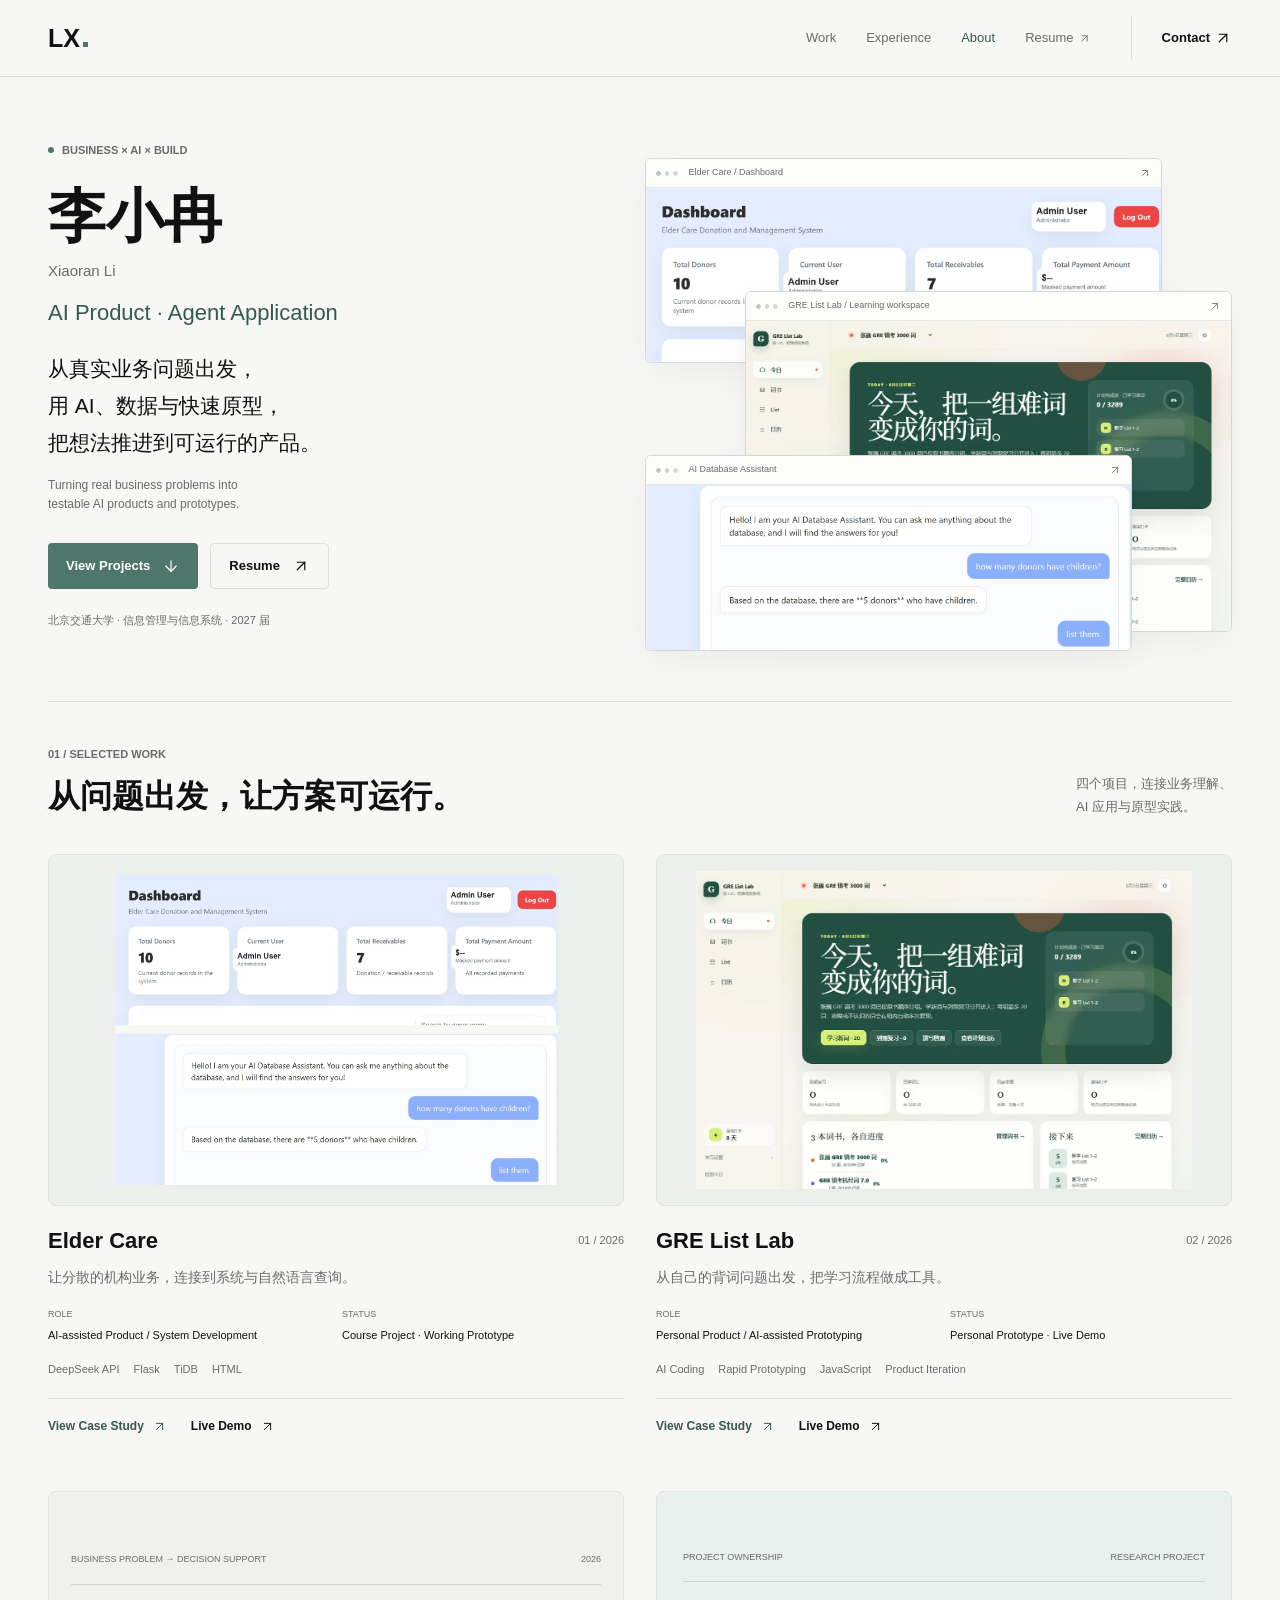
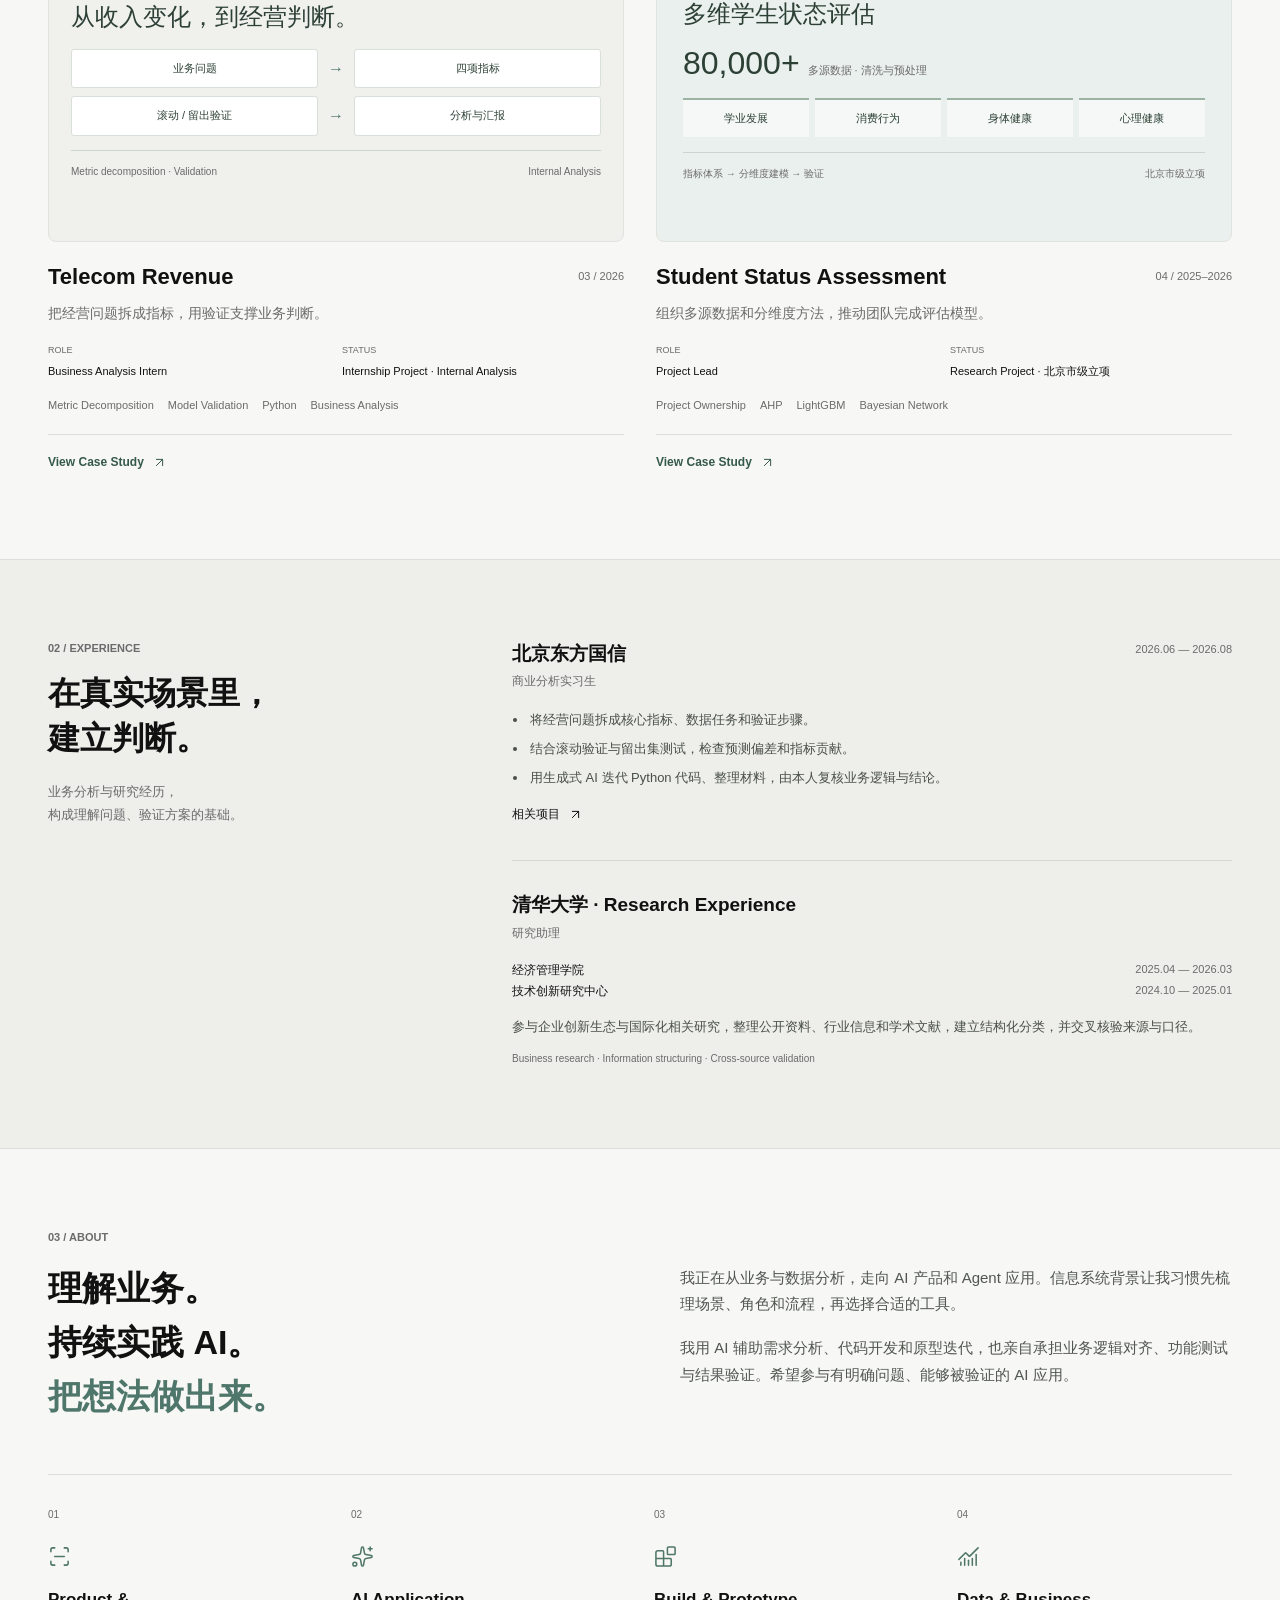
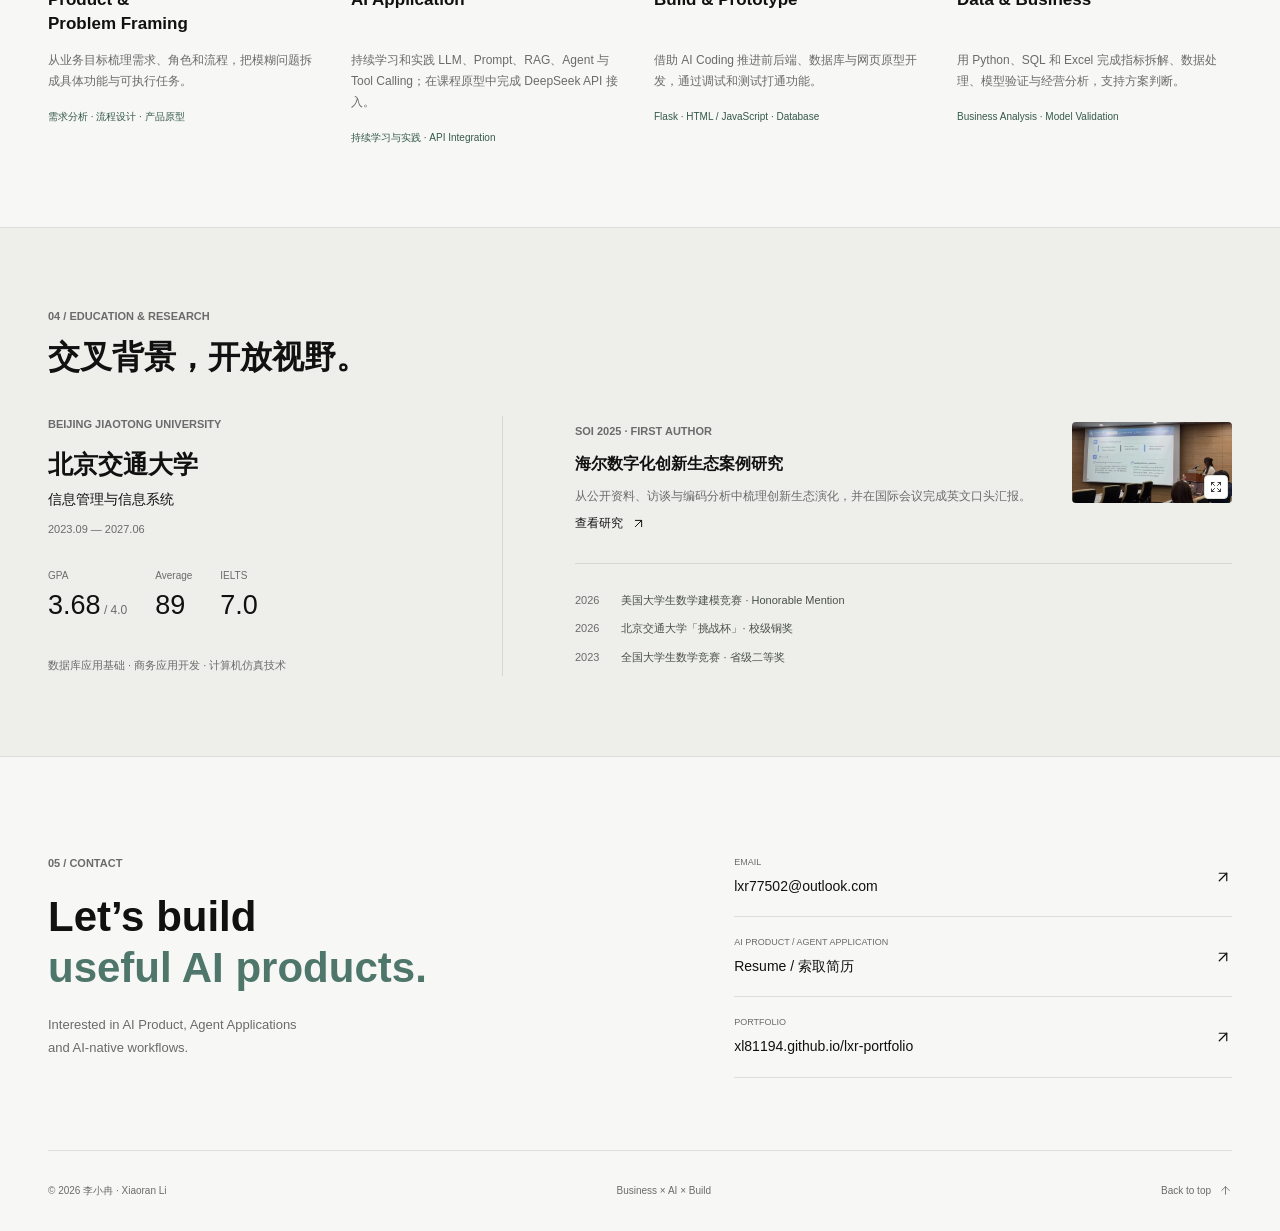
<file: index.html>
<!doctype html>
<html lang="zh-CN">
<head>
  <meta charset="utf-8">
  <meta name="viewport" content="width=device-width, initial-scale=1">
  <meta name="theme-color" content="#F7F7F5">
  <title>李小冉 | AI Product &amp; Agent Application</title>
  <meta name="description" content="AI Product / Agent Application portfolio of Xiaoran Li, focused on turning business problems into working AI prototypes.">
  <link rel="canonical" href="https://xl81194.github.io/lxr-portfolio/">
  <meta property="og:type" content="website">
  <meta property="og:locale" content="zh_CN">
  <meta property="og:title" content="李小冉 | AI Product &amp; Agent Application">
  <meta property="og:description" content="从真实业务问题出发，用 AI、数据与快速原型，把想法推进到可运行的产品。">
  <meta property="og:url" content="https://xl81194.github.io/lxr-portfolio/">
  <meta property="og:image" content="https://xl81194.github.io/lxr-portfolio/assets/images/og-portfolio.png">
  <meta property="og:image:width" content="1200">
  <meta property="og:image:height" content="630">
  <meta name="twitter:card" content="summary_large_image">
  <link rel="icon" href="./assets/favicon.svg" type="image/svg+xml">
  <link rel="icon" href="./assets/favicon.png" type="image/png">
  <link rel="apple-touch-icon" href="./assets/apple-touch-icon.png">
  <link rel="stylesheet" href="./styles.css">
  <script defer src="./assets/icons.js"></script>
  <script defer src="./projects.js"></script>
  <script defer src="./app.js"></script>
</head>
<body>
  <a class="skip-link" href="#main">跳至内容</a>
  <header class="site-header">
    <div class="header-inner container">
      <a class="brand" href="#profile" aria-label="李小冉，回到首页">LX<span class="brand-dot"></span></a>
      <nav id="navigation" class="navigation" aria-label="主导航">
        <a href="#projects">Work</a>
        <a href="#experience">Experience</a>
        <a href="#about">About</a>
        <a href="#resume" data-resume>Resume <i data-icon="arrow-up-right"></i></a>
      </nav>
      <a class="header-contact" href="#contact">Contact <i data-icon="arrow-up-right"></i></a>
      <button class="icon-button menu-button" type="button" aria-label="打开导航" aria-controls="navigation" aria-expanded="false" title="导航菜单"><i data-icon="menu"></i></button>
    </div>
  </header>

  <main id="main">
    <section id="profile" class="hero container" aria-labelledby="hero-name">
      <div class="hero-copy">
        <p class="eyebrow"><span class="status-dot"></span> BUSINESS × AI × BUILD</p>
        <h1 id="hero-name">李小冉<span>Xiaoran Li</span></h1>
        <p class="hero-direction">AI Product · Agent Application</p>
        <p class="hero-statement">从真实业务问题出发，<br class="desktop-break">用 AI、数据与快速原型，<br class="desktop-break">把想法推进到可运行的产品。</p>
        <p class="hero-english" lang="en">Turning real business problems into<br>testable AI products and prototypes.</p>
        <div class="hero-actions">
          <a class="button button-primary" href="#projects">View Projects <i data-icon="arrow-down"></i></a>
          <a class="button button-quiet" href="#resume" data-resume>Resume <i data-icon="arrow-up-right"></i></a>
        </div>
        <p class="hero-caption">北京交通大学 · 信息管理与信息系统 · 2027 届</p>
      </div>
      <div class="product-collage" aria-label="Elder Care 和 GRE List Lab 真实项目界面">
        <a class="collage-window collage-dashboard" href="#case/elder-care" aria-label="查看 Elder Care 案例">
          <span class="window-bar"><span class="window-dots" aria-hidden="true"></span><span>Elder Care / Dashboard</span><i data-icon="arrow-up-right"></i></span>
          <img src="./assets/images/elder-dashboard.webp" width="1500" height="508" alt="Elder Care 管理员 Dashboard，展示捐赠记录和汇总数据" fetchpriority="high">
        </a>
        <a class="collage-window collage-gre" href="#case/gre-list-lab" aria-label="查看 GRE List Lab 案例">
          <span class="window-bar"><span class="window-dots" aria-hidden="true"></span><span>GRE List Lab / Learning workspace</span><i data-icon="arrow-up-right"></i></span>
          <img src="./assets/images/gre-list-lab.webp" width="1200" height="767" alt="GRE List Lab 学习计划、到期复习和日历首页">
        </a>
        <a class="collage-window collage-assistant" href="#case/elder-care" aria-label="查看自然语言查询助手案例">
          <span class="window-bar"><span class="window-dots" aria-hidden="true"></span><span>AI Database Assistant</span><i data-icon="arrow-up-right"></i></span>
          <img src="./assets/images/elder-assistant.webp" width="1500" height="511" alt="真实 AI 数据库助手对话：查询有孩子的捐赠人数">
        </a>
        <p class="collage-note"><span class="status-dot"></span> REAL INTERFACES. WORKING PROTOTYPES.</p>
      </div>
    </section>

    <section id="projects" class="work-section section container" aria-labelledby="work-title">
      <div class="section-heading">
        <div><p class="eyebrow">01 / SELECTED WORK</p><h2 id="work-title">从问题出发，让方案可运行。</h2></div>
        <p class="section-aside">四个项目，连接业务理解、<br>AI 应用与原型实践。</p>
      </div>
      <div id="project-grid" class="project-grid"></div>
      <noscript><p>请开启 JavaScript 查看项目案例。你也可以直接访问 <a href="https://eldercaremanagement.onrender.com/">Elder Care</a> 和 <a href="https://xl81194.github.io/gre-list-lab/index.html">GRE List Lab</a>。</p></noscript>
    </section>

    <section id="experience" class="section section-band" aria-labelledby="experience-title">
      <div class="container section-columns">
        <div class="section-intro"><p class="eyebrow">02 / EXPERIENCE</p><h2 id="experience-title">在真实场景里，<br>建立判断。</h2><p>业务分析与研究经历，<br>构成理解问题、验证方案的基础。</p></div>
        <div class="experience-list">
          <article class="experience-item">
            <div class="experience-heading"><div><h3>北京东方国信</h3><p>商业分析实习生</p></div><span class="date">2026.06 — 2026.08</span></div>
            <ul class="experience-points"><li>将经营问题拆成核心指标、数据任务和验证步骤。</li><li>结合滚动验证与留出集测试，检查预测偏差和指标贡献。</li><li>用生成式 AI 迭代 Python 代码、整理材料，由本人复核业务逻辑与结论。</li></ul>
            <a class="text-link" href="#case/telecom-revenue">相关项目 <i data-icon="arrow-up-right"></i></a>
          </article>
          <article class="experience-item">
            <div class="experience-heading"><div><h3>清华大学 · Research Experience</h3><p>研究助理</p></div></div>
            <div class="research-appointments"><p><span>经济管理学院</span><span class="date">2025.04 — 2026.03</span></p><p><span>技术创新研究中心</span><span class="date">2024.10 — 2025.01</span></p></div>
            <p class="experience-description">参与企业创新生态与国际化相关研究，整理公开资料、行业信息和学术文献，建立结构化分类，并交叉核验来源与口径。</p>
            <span class="experience-footnote">Business research · Information structuring · Cross-source validation</span>
          </article>
        </div>
      </div>
    </section>

    <section id="about" class="section container" aria-labelledby="about-title">
      <div class="about-intro"><div><p class="eyebrow">03 / ABOUT</p><h2 id="about-title">理解业务。<br>持续实践 AI。<br><span>把想法做出来。</span></h2></div><div class="about-copy"><p>我正在从业务与数据分析，走向 AI 产品和 Agent 应用。信息系统背景让我习惯先梳理场景、角色和流程，再选择合适的工具。</p><p>我用 AI 辅助需求分析、代码开发和原型迭代，也亲自承担业务逻辑对齐、功能测试与结果验证。希望参与有明确问题、能够被验证的 AI 应用。</p></div></div>
      <div class="capabilities">
        <article class="capability"><span class="capability-number">01</span><i data-icon="scan-line"></i><h3>Product &amp;<br>Problem Framing</h3><p>从业务目标梳理需求、角色和流程，把模糊问题拆成具体功能与可执行任务。</p><span class="capability-notes">需求分析 · 流程设计 · 产品原型</span></article>
        <article class="capability"><span class="capability-number">02</span><i data-icon="sparkles"></i><h3>AI Application</h3><p>持续学习和实践 LLM、Prompt、RAG、Agent 与 Tool Calling；在课程原型中完成 DeepSeek API 接入。</p><span class="capability-notes">持续学习与实践 · API Integration</span></article>
        <article class="capability"><span class="capability-number">03</span><i data-icon="blocks"></i><h3>Build &amp; Prototype</h3><p>借助 AI Coding 推进前后端、数据库与网页原型开发，通过调试和测试打通功能。</p><span class="capability-notes">Flask · HTML / JavaScript · Database</span></article>
        <article class="capability"><span class="capability-number">04</span><i data-icon="chart-no-axes-combined"></i><h3>Data &amp; Business</h3><p>用 Python、SQL 和 Excel 完成指标拆解、数据处理、模型验证与经营分析，支持方案判断。</p><span class="capability-notes">Business Analysis · Model Validation</span></article>
      </div>
    </section>

    <section id="education" class="section section-band" aria-labelledby="education-title">
      <div class="container">
        <div class="section-heading"><div><p class="eyebrow">04 / EDUCATION &amp; RESEARCH</p><h2 id="education-title">交叉背景，开放视野。</h2></div></div>
        <div class="education-layout">
          <article class="education-summary"><p class="eyebrow">BEIJING JIAOTONG UNIVERSITY</p><h3>北京交通大学</h3><p class="degree">信息管理与信息系统</p><p class="date">2023.09 — 2027.06</p><dl class="education-stats"><div><dt>GPA</dt><dd>3.68<span> / 4.0</span></dd></div><div><dt>Average</dt><dd>89</dd></div><div><dt>IELTS</dt><dd>7.0</dd></div></dl><p class="course-list">数据库应用基础 · 商务应用开发 · 计算机仿真技术</p></article>
          <div class="research-summary">
            <article class="research-feature"><div><span class="eyebrow">SOI 2025 · FIRST AUTHOR</span><h3>海尔数字化创新生态案例研究</h3><p>从公开资料、访谈与编码分析中梳理创新生态演化，并在国际会议完成英文口头汇报。</p><a class="text-link" href="#case/haier-research">查看研究 <i data-icon="arrow-up-right"></i></a></div><button class="research-image" data-image="./assets/images/soi-presentation.webp" data-caption="SOI 2025 国际会议英文汇报现场" type="button" aria-label="放大 SOI 2025 汇报照片" title="放大汇报照片"><img src="./assets/images/soi-presentation.webp" width="1000" height="503" alt="SOI 2025 国际会议英文汇报现场" loading="lazy"><span class="image-expand"><i data-icon="expand"></i></span></button></article>
            <div class="award-list"><p><span>2026</span><span>美国大学生数学建模竞赛 · Honorable Mention</span></p><p><span>2026</span><span>北京交通大学「挑战杯」· 校级铜奖</span></p><p><span>2023</span><span>全国大学生数学竞赛 · 省级二等奖</span></p></div>
          </div>
        </div>
      </div>
    </section>

    <section id="contact" class="contact-section container" aria-labelledby="contact-title">
      <div><p class="eyebrow">05 / CONTACT</p><h2 id="contact-title" lang="en">Let’s build<br><span>useful AI products.</span></h2><p>Interested in AI Product, Agent Applications<br>and AI-native workflows.</p></div>
      <div class="contact-links"><a href="mailto:lxr77502@outlook.com"><span><small>EMAIL</small>lxr77502@outlook.com</span><i data-icon="arrow-up-right"></i></a><a href="#resume" data-resume><span><small>AI PRODUCT / AGENT APPLICATION</small>Resume / 索取简历</span><i data-icon="arrow-up-right"></i></a><a href="https://xl81194.github.io/lxr-portfolio/"><span><small>PORTFOLIO</small>xl81194.github.io/lxr-portfolio</span><i data-icon="arrow-up-right"></i></a></div>
    </section>
  </main>
  <footer class="footer container"><span>© 2026 李小冉 · Xiaoran Li</span><span>Business × AI × Build</span><a href="#profile">Back to top <i data-icon="arrow-up"></i></a></footer>

  <dialog id="case-dialog" class="case-dialog" aria-labelledby="case-title"><div class="dialog-toolbar"><span>CASE STUDY</span><button class="icon-button" data-close-case type="button" aria-label="关闭案例" title="关闭案例"><i data-icon="x"></i></button></div><div id="case-content"></div></dialog>
  <dialog id="image-dialog" class="image-dialog" aria-labelledby="image-caption"><div class="image-toolbar"><p id="image-caption"></p><button class="icon-button" data-close-image type="button" aria-label="关闭图片" title="关闭图片"><i data-icon="x"></i></button></div><div class="image-scroll"><img id="expanded-image" src="./assets/images/elder-assistant.webp" alt="项目截图"></div></dialog>
  <dialog id="resume-dialog" class="resume-dialog" aria-labelledby="resume-title"><div class="dialog-toolbar"><span>RESUME</span><button class="icon-button" data-close-resume type="button" aria-label="关闭简历窗口" title="关闭"><i data-icon="x"></i></button></div><div class="resume-content"><p class="eyebrow">AI PRODUCT · AGENT APPLICATION</p><h2 id="resume-title">获取我的简历</h2><p>请通过邮件获取我的 AI 产品方向简历。</p><a class="button button-primary" href="mailto:lxr77502@outlook.com?subject=获取李小冉的AI产品方向简历">邮件联系 <i data-icon="arrow-up-right"></i></a></div></dialog>
</body>
</html>
</file>
<file: styles.css>
:root {
  --bg: #f7f7f5;
  --paper: #fff;
  --ink: #111;
  --muted: #6b6b6b;
  --accent: #4f766a;
  --accent-deep: #35594d;
  --tint: #edf1ee;
  --line: #dddfd9;
  --font: -apple-system, BlinkMacSystemFont, "Segoe UI", "PingFang SC", "Microsoft YaHei", sans-serif;
}
* { box-sizing: border-box; letter-spacing: 0; }
html { scroll-behavior: smooth; scroll-padding-top: 90px; }
body { margin: 0; background: var(--bg); color: var(--ink); font: 16px/1.75 var(--font); -webkit-font-smoothing: antialiased; }
body.modal-open { overflow: hidden; }
button, a { -webkit-tap-highlight-color: transparent; touch-action: manipulation; }
button { font: inherit; color: inherit; cursor: pointer; border: 0; }
a { color: inherit; text-decoration: none; }
img { display: block; max-width: 100%; height: auto; }
h1, h2, h3, p, figure, dl, dd { margin: 0; }
h1, h2, h3 { font-weight: 600; text-wrap: balance; }
h2 { font-size: 32px; line-height: 1.4; }
h3 { font-size: 21px; line-height: 1.5; }
p { overflow-wrap: anywhere; }
svg.icon { width: 18px; height: 18px; flex-shrink: 0; vertical-align: middle; }
a:focus-visible, button:focus-visible { outline: 2px solid var(--accent); outline-offset: 5px; }
::selection { background: #d6e4db; }
.container { width: min(1200px, calc(100% - 96px)); margin-inline: auto; }
.skip-link { position: fixed; z-index: 100; top: 8px; left: 8px; padding: 8px 16px; background: var(--ink); color: white; transform: translateY(-150%); }
.skip-link:focus { transform: none; }
.eyebrow { font-size: 11px; line-height: 1.6; font-weight: 600; color: var(--muted); }
.site-header { position: sticky; top: 0; z-index: 20; background: var(--bg); border-bottom: 1px solid var(--line); }
.header-inner { height: 76px; display: flex; align-items: center; gap: 40px; }
.brand { display: inline-flex; align-items: baseline; font-size: 25px; line-height: 1; font-weight: 750; }
.brand-dot { width: 5px; height: 5px; background: var(--accent); display: inline-block; margin-left: 3px; }
.navigation { display: flex; gap: 30px; margin-left: auto; align-items: center; }
.navigation a, .header-contact { font-size: 13px; display: inline-flex; align-items: center; gap: 4px; min-height: 44px; transition: color .15s; }
.navigation a { color: var(--muted); }
.navigation a:hover, .navigation a.is-active { color: var(--accent-deep); }
.navigation a .icon { width: 13px; height: 13px; }
.header-contact { font-weight: 600; border-left: 1px solid var(--line); padding-left: 30px; }
.icon-button { height: 44px; width: 44px; display: inline-flex; align-items: center; justify-content: center; background: transparent; border-radius: 4px; }
.icon-button:hover { background: var(--tint); }
.menu-button { display: none; }

.hero { display: grid; grid-template-columns: 1fr 1.06fr; gap: 44px; align-items: center; padding-top: 64px; padding-bottom: 70px; min-height: 610px; }
.hero .eyebrow { display: flex; align-items: center; gap: 8px; }
.status-dot { display: inline-block; width: 6px; height: 6px; background: var(--accent); border-radius: 50%; flex-shrink: 0; }
.hero h1 { font-size: 58px; line-height: 1.2; margin: 22px 0 14px; }
.hero h1 span { display: block; font-size: 15px; line-height: 1.5; font-weight: 400; color: var(--muted); margin-top: 9px; }
.hero-direction { font-size: 22px; line-height: 1.5; font-weight: 500; color: var(--accent-deep); margin-bottom: 22px; }
.hero-statement { font-size: 21px; line-height: 1.75; }
.hero-english { font-size: 12px; color: var(--muted); line-height: 1.65; margin-top: 14px; }
.hero-actions { display: flex; align-items: center; gap: 12px; margin-top: 28px; }
.button { min-height: 46px; display: inline-flex; align-items: center; justify-content: center; gap: 12px; padding: 10px 18px; border-radius: 4px; font-size: 13px; font-weight: 550; transition: background .18s, color .18s; }
.button-primary { background: var(--accent); color: #fff; }
.button-primary:hover { background: var(--accent-deep); }
.button-quiet { border: 1px solid var(--line); background: transparent; }
.button-quiet:hover { background: var(--paper); }
.hero-caption { font-size: 11px; color: var(--muted); margin-top: 22px; }
.product-collage { position: relative; height: 490px; min-width: 0; }
.collage-window { display: block; position: absolute; background: #fff; border: 1px solid #d5d9d5; border-radius: 6px; box-shadow: 0 12px 35px #17291c0b; overflow: hidden; transition: transform .2s, box-shadow .2s; }
.collage-window:hover { transform: translateY(-4px); box-shadow: 0 14px 40px #17291c16; z-index: 4; }
.window-bar { height: 29px; display: flex; align-items: center; gap: 10px; padding: 0 10px; font-size: 9px; color: var(--muted); background: #fcfcfb; border-bottom: 1px solid #e6e8e4; white-space: nowrap; }
.window-bar .icon { width: 12px; height: 12px; margin-left: auto; }
.window-dots { display: inline-block; width: 22px; height: 5px; background: radial-gradient(circle at 2.5px 2.5px,#bcc5bf 2px,transparent 2.5px),radial-gradient(circle at 11px 2.5px,#d2d7d3 2px,transparent 2.5px),radial-gradient(circle at 19.5px 2.5px,#d2d7d3 2px,transparent 2.5px); flex-shrink: 0; }
.collage-dashboard { top: 17px; left: 0; width: 88%; z-index: 1; }
.collage-gre { top: 150px; right: 0; width: 83%; z-index: 2; }
.collage-assistant { top: 314px; left: 0; width: 83%; z-index: 3; }
.collage-window img { width: 100%; height: auto; }
.collage-note { position: absolute; bottom: 0; right: 0; font-size: 9px; color: var(--muted); display: flex; align-items: center; gap: 6px; }
.collage-note .status-dot { width: 4px; height: 4px; }

.section { padding-top: 80px; padding-bottom: 80px; }
.section-heading { display: flex; align-items: end; justify-content: space-between; gap: 24px; margin-bottom: 36px; }
.section-heading h2 { margin-top: 10px; }
.section-aside { font-size: 13px; color: var(--muted); line-height: 1.8; }
.work-section { border-top: 1px solid var(--line); padding-top: 44px; }
.project-grid { display: grid; grid-template-columns: repeat(2,minmax(0,1fr)); column-gap: 32px; row-gap: 48px; }
.work-card { min-width: 0; }
.work-media { display: flex; position: relative; align-items: center; justify-content: center; width: 100%; aspect-ratio: 1.64; background: #ecefec; border: 1px solid #e0e4df; border-radius: 8px; overflow: hidden; padding: 20px; transition: background .2s; }
.work-media:hover { background: #e5ece6; }
.work-media > img { width: 100%; height: 100%; object-fit: contain; transition: transform .25s; }
.work-media:hover > img { transform: scale(1.015); }
.work-media .image-expand { opacity: 0; }
.work-media:hover .image-expand, .work-media:focus-visible .image-expand { opacity: 1; }
.image-expand { position: absolute; right: 12px; bottom: 12px; width: 32px; height: 32px; border: 1px solid var(--line); background: white; display: flex; align-items: center; justify-content: center; border-radius: 4px; transition: opacity .2s; }
.image-expand .icon { width: 15px; height: 15px; }
.work-media--gre { padding: 16px; background: #ebeeea; }
.work-media--telecom { background: #f0f0ed; padding: 22px; }
.work-media--student { background: #eaf0ed; padding: 26px; }
.card-heading { display: flex; align-items: start; gap: 20px; justify-content: space-between; margin-top: 20px; }
.card-heading h3 { font-size: 22px; line-height: 1.35; }
.card-heading h3 a:hover { color: var(--accent); }
.card-year { font-size: 11px; color: var(--muted); padding-top: 5px; white-space: nowrap; }
.work-subtitle { color: var(--muted); font-size: 14px; line-height: 1.8; margin: 10px 0 16px; min-height: 26px; }
.work-facts { display: grid; grid-template-columns: 1fr 1fr; gap: 12px; font-size: 11px; line-height: 1.7; }
.work-facts dt { font-size: 9px; color: var(--muted); margin-bottom: 3px; }
.tags { display: flex; flex-wrap: wrap; gap: 6px 14px; color: var(--muted); font-size: 11px; margin-top: 16px; }
.card-links { display: flex; flex-wrap: wrap; gap: 24px; border-top: 1px solid var(--line); padding-top: 12px; margin-top: 18px; }
.text-link { display: inline-flex; align-items: center; gap: 8px; font-size: 12px; font-weight: 550; min-height: 32px; }
.text-link:hover { color: var(--accent-deep); }
.text-link .icon { width: 15px; height: 15px; }
.card-links .text-link:first-child { color: var(--accent-deep); }
.process-visual { width: 100%; color: #2d4036; }
.process-top { display: flex; justify-content: space-between; align-items: center; font-size: 9px; color: var(--muted); padding-bottom: 16px; border-bottom: 1px solid #ccd5ce; }
.process-visual h4 { font-size: 24px; line-height: 1.5; font-weight: 500; margin: 14px 0 12px; }
.process-steps { display: grid; grid-template-columns: 1fr 20px 1fr; align-items: center; gap: 8px; margin: 14px 0; }
.process-steps > span:not(.step-arrow) { padding: 9px 10px; background: #fff; border: 1px solid #d9dfd9; font-size: 11px; text-align: center; border-radius: 3px; }
.step-arrow { font-size: 16px; text-align: center; color: var(--accent); }
.process-bottom { display: flex; justify-content: space-between; gap: 12px; border-top: 1px solid #ccd5ce; padding-top: 12px; font-size: 10px; color: var(--muted); }
.student-dimensions { display: grid; grid-template-columns: repeat(4,1fr); gap: 6px; margin: 15px 0; }
.student-dimensions span { border-top: 2px solid #9cb3a4; background: #ffffff88; font-size: 11px; text-align: center; padding: 9px 4px; }
.student-ownership { display: flex; align-items: baseline; gap: 8px; }
.student-ownership strong { font-size: 32px; line-height: 1.2; font-weight: 500; }
.student-ownership span { font-size: 11px; color: var(--muted); }

.section-band { background: #eeefeb; border-block: 1px solid var(--line); }
.section-columns { display: grid; grid-template-columns: .8fr 1.5fr; gap: 80px; }
.section-intro h2 { margin: 14px 0 20px; }
.section-intro > p:last-child { font-size: 13px; color: var(--muted); }
.experience-item + .experience-item { border-top: 1px solid #d4d8d1; margin-top: 30px; padding-top: 30px; }
.experience-heading { display: flex; align-items: start; justify-content: space-between; gap: 16px; }
.experience-heading h3 { font-size: 19px; }
.experience-heading p { font-size: 12px; color: var(--muted); margin-top: 3px; }
.date { font-size: 11px; color: var(--muted); white-space: nowrap; }
.experience-points { font-size: 13px; color: #4a4f49; line-height: 1.9; padding-left: 16px; margin: 16px 0 8px; }
.experience-points li { padding-left: 2px; margin: 4px 0; }
.research-appointments { margin-top: 16px; }
.research-appointments p { display: flex; justify-content: space-between; font-size: 12px; gap: 12px; }
.experience-description { margin-top: 14px; font-size: 13px; color: #4a4f49; }
.experience-footnote { display: block; font-size: 10px; color: var(--muted); margin-top: 12px; }
.about-intro { display: grid; grid-template-columns: 1fr 1fr; gap: 80px; align-items: center; }
.about-intro h2 { font-size: 34px; margin-top: 14px; line-height: 1.6; }
.about-intro h2 span { color: var(--accent); }
.about-copy { font-size: 15px; color: #51564f; }
.about-copy p + p { margin-top: 18px; }
.capabilities { display: grid; grid-template-columns: repeat(4,1fr); margin-top: 50px; border-top: 1px solid var(--line); gap: 28px; }
.capability { position: relative; padding-top: 24px; }
.capability > .icon { color: var(--accent); width: 23px; height: 23px; display: block; margin: 18px 0 20px; }
.capability-number { font-size: 10px; color: var(--muted); }
.capability h3 { font-size: 17px; line-height: 1.45; min-height: 50px; }
.capability p { font-size: 12px; color: var(--muted); margin-top: 12px; }
.capability-notes { display: block; font-size: 10px; color: var(--accent-deep); line-height: 1.8; margin-top: 16px; }
.education-layout { display: grid; grid-template-columns: .9fr 1.3fr; gap: 72px; }
.education-summary { border-right: 1px solid #d4d8d1; padding-right: 40px; }
.education-summary h3 { font-size: 25px; margin: 12px 0 4px; }
.degree { font-size: 14px; margin-bottom: 8px; }
.education-stats { display: flex; gap: 28px; margin: 28px 0; }
.education-stats dt { font-size: 10px; color: var(--muted); }
.education-stats dd { font-size: 27px; line-height: 1.6; }
.education-stats dd span { font-size: 12px; color: var(--muted); }
.course-list { font-size: 11px; color: var(--muted); }
.research-feature { display: grid; grid-template-columns: 1fr 160px; gap: 24px; align-items: start; }
.research-feature h3 { font-size: 16px; margin: 8px 0 10px; }
.research-feature p { font-size: 12px; color: var(--muted); }
.research-image { position: relative; padding: 0; background: #e1e5de; border-radius: 4px; overflow: hidden; margin-top: 6px; }
.research-image img { width: 100%; height: auto; }
.research-image .image-expand { width: 24px; height: 24px; bottom: 4px; right: 4px; }
.research-image .image-expand .icon { width: 12px; height: 12px; }
.award-list { border-top: 1px solid #d4d8d1; margin-top: 24px; padding-top: 18px; }
.award-list p { display: flex; gap: 22px; font-size: 11px; color: #4a4f49; margin: 9px 0; }
.award-list p > span:first-child { color: var(--muted); }
.contact-section { display: grid; grid-template-columns: 1.25fr 1fr; gap: 64px; padding-top: 80px; padding-bottom: 72px; align-items: center; }
.contact-section h2 { font-size: 42px; line-height: 1.2; margin: 20px 0; }
.contact-section h2 span { color: var(--accent); }
.contact-section > div > p:last-child { font-size: 13px; color: var(--muted); line-height: 1.8; }
.contact-links > a { display: flex; justify-content: space-between; gap: 14px; align-items: center; padding: 18px 0; border-bottom: 1px solid var(--line); font-size: 14px; }
.contact-links > a:hover { color: var(--accent-deep); }
.contact-links small { display: block; font-size: 9px; color: var(--muted); margin-bottom: 3px; }
.contact-links > a span { min-width: 0; overflow-wrap: anywhere; }
.footer { border-top: 1px solid var(--line); padding-block: 24px; display: flex; justify-content: space-between; align-items: center; gap: 20px; font-size: 10px; color: var(--muted); }
.footer a { display: inline-flex; gap: 8px; align-items: center; min-height: 32px; }
.footer .icon { width: 13px; height: 13px; }

dialog { border: 1px solid var(--line); padding: 0; background: var(--bg); color: var(--ink); border-radius: 8px; box-shadow: 0 25px 100px #0002; }
dialog::backdrop { background: #1b241dcc; backdrop-filter: blur(3px); }
dialog:not([open]) { display: none; }
.case-dialog { width: min(1000px,calc(100% - 48px)); max-height: 92dvh; }
.dialog-toolbar { display: flex; justify-content: space-between; align-items: center; padding: 10px 18px; border-bottom: 1px solid var(--line); background: var(--bg); position: sticky; top: 0; z-index: 3; }
.dialog-toolbar > span { font-size: 10px; color: var(--muted); }
.case-inner { padding: 36px 48px 48px; }
.case-header { padding-bottom: 28px; border-bottom: 1px solid var(--line); }
.case-header h2 { margin: 8px 0 12px; font-size: 34px; line-height: 1.3; overflow-wrap: anywhere; }
.case-header .case-intro { font-size: 16px; color: var(--muted); margin-bottom: 20px; }
.case-meta { display: flex; gap: 14px; flex-wrap: wrap; font-size: 11px; color: var(--accent-deep); }
.case-header .button { margin-top: 20px; }
.case-hero { margin: 28px 0; }
.case-image-button { position: relative; display: block; padding: 0; width: 100%; background: #eeefeb; border: 1px solid var(--line); border-radius: 4px; overflow: hidden; }
.case-image-button img { width: 100%; max-height: 450px; object-fit: contain; }
.case-hero figcaption, .case-gallery figcaption { font-size: 11px; color: var(--muted); margin-top: 8px; }
.case-body { display: grid; grid-template-columns: 1fr 1fr; gap: 28px 40px; margin-top: 28px; }
.case-section h3 { font-size: 13px; font-weight: 600; color: var(--accent-deep); margin-bottom: 9px; }
.case-section p { font-size: 14px; color: #4b504a; line-height: 1.9; }
.case-section ul { font-size: 13px; color: #4b504a; padding-left: 17px; line-height: 1.9; margin: 0; }
.case-section li + li { margin-top: 6px; }
.case-section--wide { grid-column: 1 / -1; }
.case-gallery { margin-top: 32px; display: grid; gap: 24px; }
.case-models { width: 100%; border-collapse: collapse; font-size: 12px; }
.case-models th, .case-models td { padding: 10px 8px; border-bottom: 1px solid var(--line); text-align: left; }
.case-models th { font-weight: 500; color: var(--muted); }
.case-tools { font-size: 12px; color: var(--muted); padding-top: 24px; margin-top: 32px; border-top: 1px solid var(--line); }
.case-bottom { display: flex; justify-content: space-between; gap: 20px; margin-top: 24px; flex-wrap: wrap; }
.image-dialog { width: min(1600px,calc(100% - 32px)); max-height: 95dvh; background: #fff; }
.image-toolbar { display: flex; align-items: center; justify-content: space-between; gap: 16px; padding: 8px 16px; border-bottom: 1px solid var(--line); }
.image-toolbar p { font-size: 12px; }
.image-scroll { overflow: auto; max-height: calc(95dvh - 65px); }
.image-scroll img { width: 100%; height: auto; max-width: none; }
.resume-dialog { width: min(480px,calc(100% - 32px)); }
.resume-content { padding: 32px; }
.resume-content h2 { font-size: 28px; margin: 12px 0; }
.resume-content > p { font-size: 14px; color: var(--muted); }
.resume-content .button { margin-top: 24px; }
.reveal { opacity: 1; }
.motion-ready .reveal:not(.is-visible) { opacity: 0; transform: translateY(12px); }
.motion-ready .reveal { transition: opacity .4s, transform .4s; }

@media (min-width: 1600px) {
  .container { width: min(1320px,calc(100% - 120px)); }
  .hero { gap: 72px; padding-top: 70px; padding-bottom: 76px; }
  .product-collage { height: 520px; }
  .collage-gre { top: 160px; }
  .collage-assistant { top: 340px; }
  .hero h1 { font-size: 64px; }
  .hero-direction { font-size: 24px; }
}
@media (max-width: 1080px) {
  .container { width: calc(100% - 64px); }
  .hero { gap: 30px; padding-top: 44px; min-height: 570px; }
  .hero h1 { font-size: 50px; }
  .hero-direction { font-size: 19px; }
  .hero-statement { font-size: 18px; }
  .product-collage { height: 390px; }
  .collage-dashboard { top: 10px; }
  .collage-gre { top: 112px; }
  .collage-assistant { top: 242px; }
  .window-bar { font-size: 8px; padding-inline: 6px; gap: 6px; }
  .section-columns, .about-intro { gap: 40px; }
  .education-layout, .contact-section { gap: 32px; }
  .research-feature { grid-template-columns: 1fr; }
  .research-image { max-width: 220px; }
  .contact-section h2 { font-size: 36px; }
  .capabilities { gap: 20px; }
  .capability h3 { font-size: 16px; }
  .work-media { padding: 14px; }
  .process-visual h4 { font-size: 21px; }
  .student-ownership strong { font-size: 27px; }
}
@media (max-width: 760px) {
  .container { width: calc(100% - 40px); }
  .header-inner { height: 64px; gap: 16px; }
  .brand { font-size: 23px; }
  .header-contact { margin-left: auto; border: 0; padding: 0; font-size: 12px; }
  .menu-button { display: inline-flex; }
  .navigation { display: none; position: absolute; top: 64px; left: 0; right: 0; background: var(--bg); border-bottom: 1px solid var(--line); padding: 16px 20px; gap: 5px; box-shadow: 0 12px 20px #11111108; }
  .navigation.is-open { display: grid; }
  .navigation a { padding: 8px 0; font-size: 15px; }
  .hero { display: flex; flex-direction: column; align-items: stretch; gap: 20px; padding-top: 24px; padding-bottom: 24px; min-height: 0; }
  .hero h1 { font-size: 40px; margin-top: 14px; margin-bottom: 10px; }
  .hero h1 span { font-size: 13px; margin-top: 5px; }
  .hero-direction { font-size: 18px; margin-bottom: 12px; }
  .hero-statement { font-size: 17px; line-height: 1.7; }
  .hero-english { display: none; }
  .hero-actions { margin-top: 18px; }
  .hero-caption { font-size: 10px; margin-top: 12px; }
  .product-collage { height: 245px; width: min(400px,100%); align-self: center; }
  .collage-dashboard { top: 0; width: 88%; }
  .collage-gre { top: 52px; width: 68%; }
  .collage-assistant { top: 112px; width: 86%; }
  .collage-note { display: none; }
  .window-bar { height: 24px; font-size: 8px; }
  .window-dots { width: 19px; }
  .collage-assistant .window-bar { height: 23px; }
  .section { padding-top: 48px; padding-bottom: 48px; }
  .work-section { padding-top: 30px; }
  .section-heading { display: block; margin-bottom: 26px; }
  .section-heading h2 { font-size: 25px; margin-top: 8px; }
  .section-aside { font-size: 12px; margin-top: 12px; }
  .section-aside br { display: none; }
  .project-grid { grid-template-columns: 1fr; row-gap: 36px; }
  .work-media { aspect-ratio: 1.55; padding: 16px; }
  .work-media--student, .work-media--telecom { padding: 24px; }
  .work-subtitle { font-size: 14px; }
  .work-facts { font-size: 11px; }
  .card-heading h3 { font-size: 22px; }
  .card-links { gap: 24px; }
  .section-columns { grid-template-columns: 1fr; gap: 28px; }
  .section-intro h2 { font-size: 26px; }
  .section-intro h2 br, .section-intro > p:last-child br { display: none; }
  .experience-heading h3 { font-size: 18px; }
  .experience-heading { gap: 12px; }
  .experience-heading > .date { font-size: 10px; padding-top: 6px; }
  .experience-points { font-size: 14px; }
  .experience-description { font-size: 14px; }
  .experience-footnote { font-size: 10px; }
  .about-intro { grid-template-columns: 1fr; gap: 24px; }
  .about-intro h2 { font-size: 29px; line-height: 1.5; }
  .about-copy { font-size: 14px; }
  .capabilities { grid-template-columns: 1fr 1fr; gap: 24px 22px; margin-top: 30px; }
  .capability { padding-top: 18px; }
  .capability h3 { font-size: 16px; min-height: 48px; }
  .capability p { font-size: 14px; }
  .capability-notes { font-size: 10px; }
  .capability > .icon { margin: 10px 0 18px; }
  .education-layout { grid-template-columns: 1fr; gap: 32px; }
  .education-summary { border-right: 0; padding-right: 0; border-bottom: 1px solid var(--line); padding-bottom: 26px; }
  .education-summary h3 { font-size: 23px; }
  .education-stats { gap: 36px; margin: 22px 0; }
  .education-stats dd { font-size: 25px; }
  .research-feature { grid-template-columns: 1fr; }
  .research-image { max-width: none; width: 100%; margin-top: 0; }
  .research-feature h3 { font-size: 18px; }
  .research-feature p { font-size: 14px; }
  .award-list p { font-size: 12px; gap: 16px; }
  .contact-section { grid-template-columns: 1fr; gap: 24px; padding-top: 48px; padding-bottom: 40px; }
  .contact-section h2 { font-size: 34px; }
  .contact-links > a { padding: 15px 0; font-size: 14px; }
  .footer { flex-wrap: wrap; gap: 8px 20px; padding-block: 18px; font-size: 10px; }
  .footer > span:nth-child(2) { display: none; }
  .footer > a { margin-left: auto; }
  .case-dialog { width: calc(100% - 16px); max-height: 96dvh; }
  .case-inner { padding: 24px 20px 30px; }
  .case-header h2 { font-size: 26px; }
  .case-header .case-intro { font-size: 14px; }
  .case-body { grid-template-columns: 1fr; gap: 24px; }
  .case-section--wide { grid-column: auto; }
  .case-meta { font-size: 10px; gap: 8px 16px; }
  .case-models { font-size: 11px; }
  .case-models th, .case-models td { padding: 9px 5px; }
  .case-section p { font-size: 14px; }
  .dialog-toolbar { padding: 5px 10px; }
  .image-dialog { width: calc(100% - 12px); }
  .image-scroll img { min-width: 720px; }
  .image-toolbar p { font-size: 11px; }
  .resume-content { padding: 24px; }
  .process-visual h4 { font-size: 24px; }
}
@media (max-width: 359px) {
  .container { width: calc(100% - 32px); }
  .hero-direction, .hero-statement { font-size: 17px; }
  .product-collage { height: 170px; }
  .collage-gre { top: 26px; width: 60%; }
  .collage-assistant { top: 70px; width: 80%; }
  .collage-note { display: none; }
  .hero-caption { display: none; }
  .contact-section h2 { font-size: 30px; }
  .work-media { padding: 12px; }
  .student-dimensions { gap: 3px; }
  .student-dimensions span { font-size: 10px; }
  .process-visual h4 { font-size: 21px; }
  .process-steps { gap: 4px; }
  .process-steps > span:not(.step-arrow) { font-size: 10px; }
  .experience-heading { flex-direction: column; gap: 0; }
  .education-stats { gap: 25px; }
  .capability h3 { font-size: 15px; }
}
@media (prefers-reduced-motion: reduce) {
  html { scroll-behavior: auto; }
  *, *::before, *::after { animation: none !important; transition: none !important; }
  .motion-ready .reveal:not(.is-visible) { opacity: 1; transform: none; }
}
@media print {
  html { scroll-behavior: auto; }
  body { background: #fff; color: #111; font-size: 11px; }
  .site-header, .hero-actions, .collage-note, .card-links, .contact-links, .footer, .image-expand, dialog, .skip-link { display: none !important; }
  .container { width: 100%; }
  .hero { padding: 20px 0; min-height: 0; grid-template-columns: 1fr 1fr; }
  .hero h1 { font-size: 35px; }
  .hero-direction { font-size: 18px; }
  .hero-statement { font-size: 15px; }
  .product-collage { height: 330px; }
  .collage-gre { top: 95px; }
  .collage-assistant { top: 210px; }
  .section { padding: 24px 0; }
  .section h2 { font-size: 22px; }
  .work-card, .experience-item, .research-feature, .capability { break-inside: avoid; }
  .project-grid { gap: 20px; }
  .work-media { aspect-ratio: 1.7; }
  .work-facts, .tags { font-size: 10px; }
  .card-heading h3 { font-size: 18px; }
  .section-band { background: #fff; }
  .reveal { opacity: 1 !important; transform: none !important; }
  .contact-section { padding: 20px 0; display: block; }
  .contact-section h2 { font-size: 28px; }
  .contact-section::after { content: "lxr77502@outlook.com · https://xl81194.github.io/lxr-portfolio/"; font-size: 11px; }
  .section-columns, .education-layout { gap: 24px; }
  body.modal-open { overflow: visible; }
}
</file>
